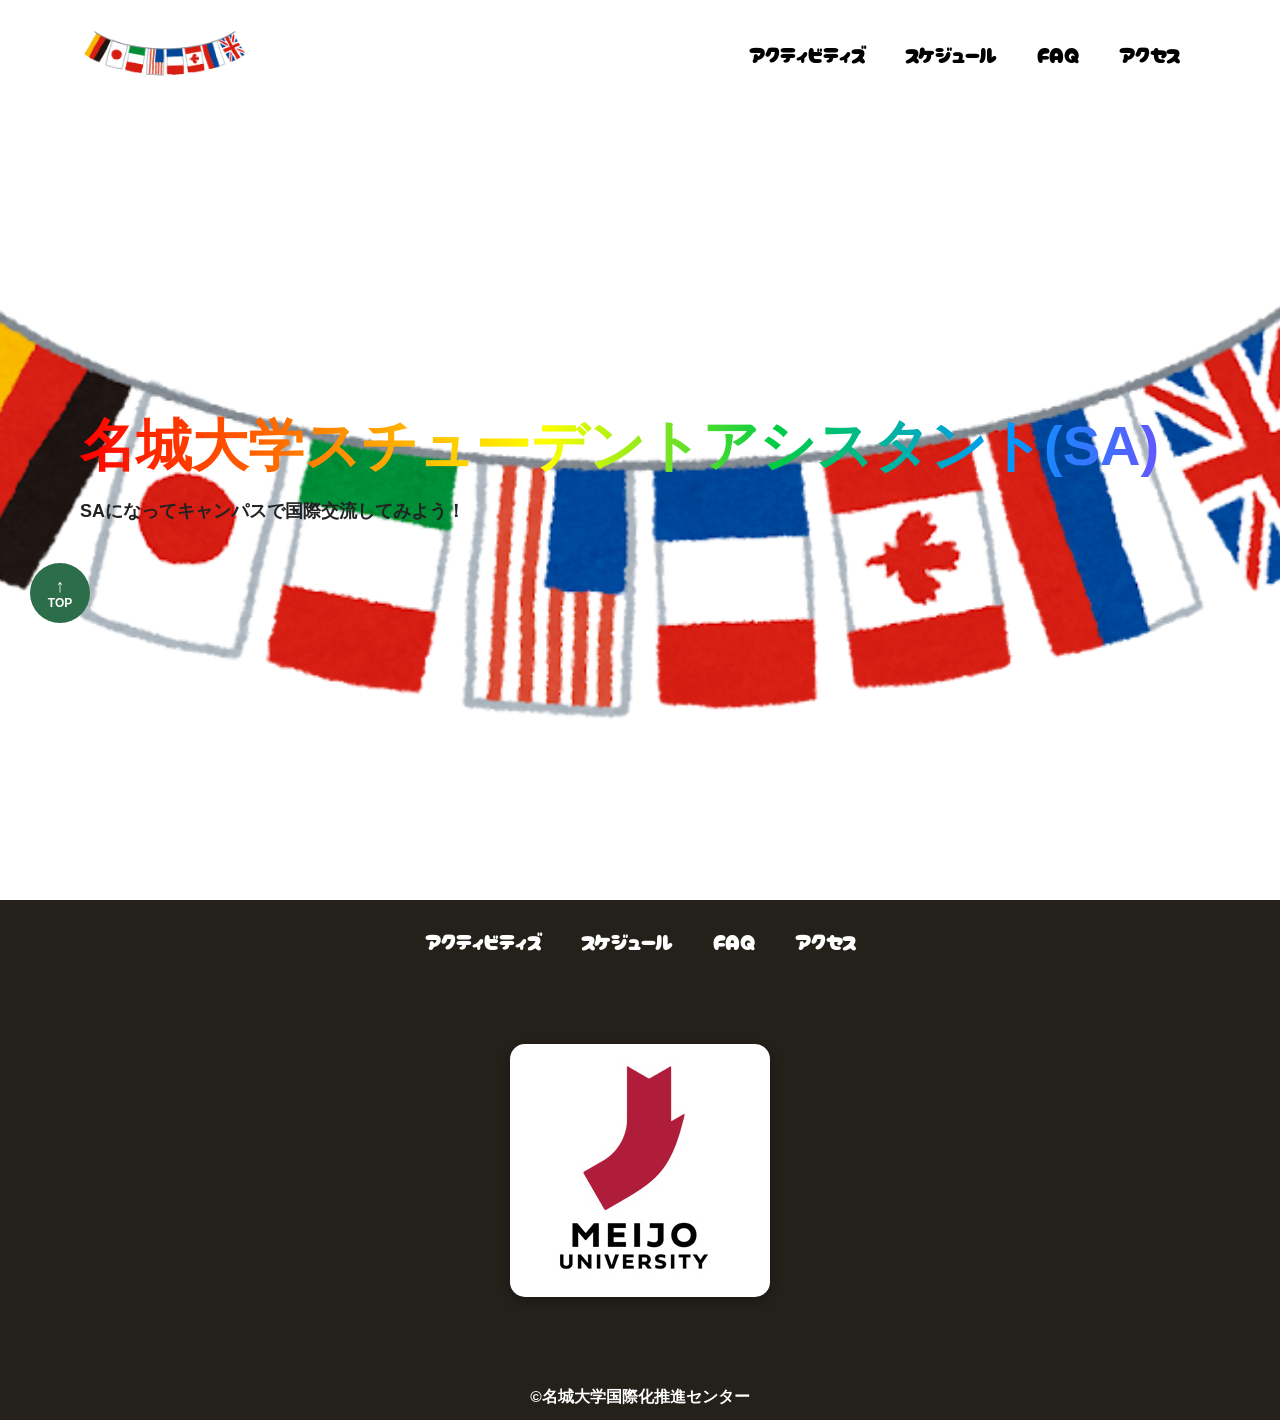
<file: index.html>
<!DOCTYPE html>
<html>
    <head>
        <meta charset="UTF-8">
        <title>名城大学スチューデントアシスタント(SA)非公式HP</title>
        <meta name="description" content="名城大学スチューデントアシスタント(SA)非公式HP">
        <meta name="viewport" content="width=device-width">
        <script src="https://ajax.googleapis.com/ajax/libs/jquery/1.11.0/jquery.min.js"></script>
        <script src="js/toggle-menu.js"></script>
        <link href="css/index.css" rel="stylesheet">
        <link rel="preconnect" href="https://fonts.googleapis.com">
        <link rel="preconnect" href="https://fonts.gstatic.com" crossorigin>
        <link href="https://fonts.googleapis.com/css2?family=Cherry+Bomb+One&display=swap" rel="stylesheet">    
    </head>
    <body>
        <header class="header">
            <div class="header-inner">
                <a class="header-logo" href="index.html">
                    <img src="images/common/logo.png" alt="ロゴ">
                </a>
                <button class="toggle-menu-button"></button>
                <div class="header-site-menu">
                    <nav class="site-menu">
                        <ul>
                            <li><a href="concept.html">アクティビティズ</a></li>
                            <li><a href="schedule.html">スケジュール</a></li>
                            <li><a href="FAQ.html">FAQ</a></li>
                            <li><a href="access.html">アクセス</a></li>
                        </ul>
                    </nav>
                </div>
            </div>
        </header>
        <main class="main">
            <nav class="floating">
                <ul>
                    <li>
                        <a href="#">
                            <span class="arrow">↑</span>
                            <span class="top">TOP</span>
                        </a>
                    </li>
                </ul>
            </nav>
            <div class="first-view">
                <div class="first-view-text">
                    <h1>名城大学スチューデントアシスタント(SA)</h1>
                    <p>SAになってキャンパスで国際交流してみよう！</p>
                </div>
            </div>
        </main>
        <footer class="footer">
            <nav class="site-menu">
                <ul>
                    <li><a href="concept.html">アクティビティズ</a></li>
                    <li><a href="schedule.html">スケジュール</a></li>
                    <li><a href="FAQ.html">FAQ</a></li>
                    <li><a href="access.html">アクセス</a></li>
                </ul>
            </nav>
            <a class="footer-logo" href="index.html">
                <img src="images/common/meijo.jpg" alt="ロゴ">
            </a>
            <p class="copyright"><small>&copy;名城大学国際化推進センター</small></p>
        </footer>
    </body>
</html>
</file>
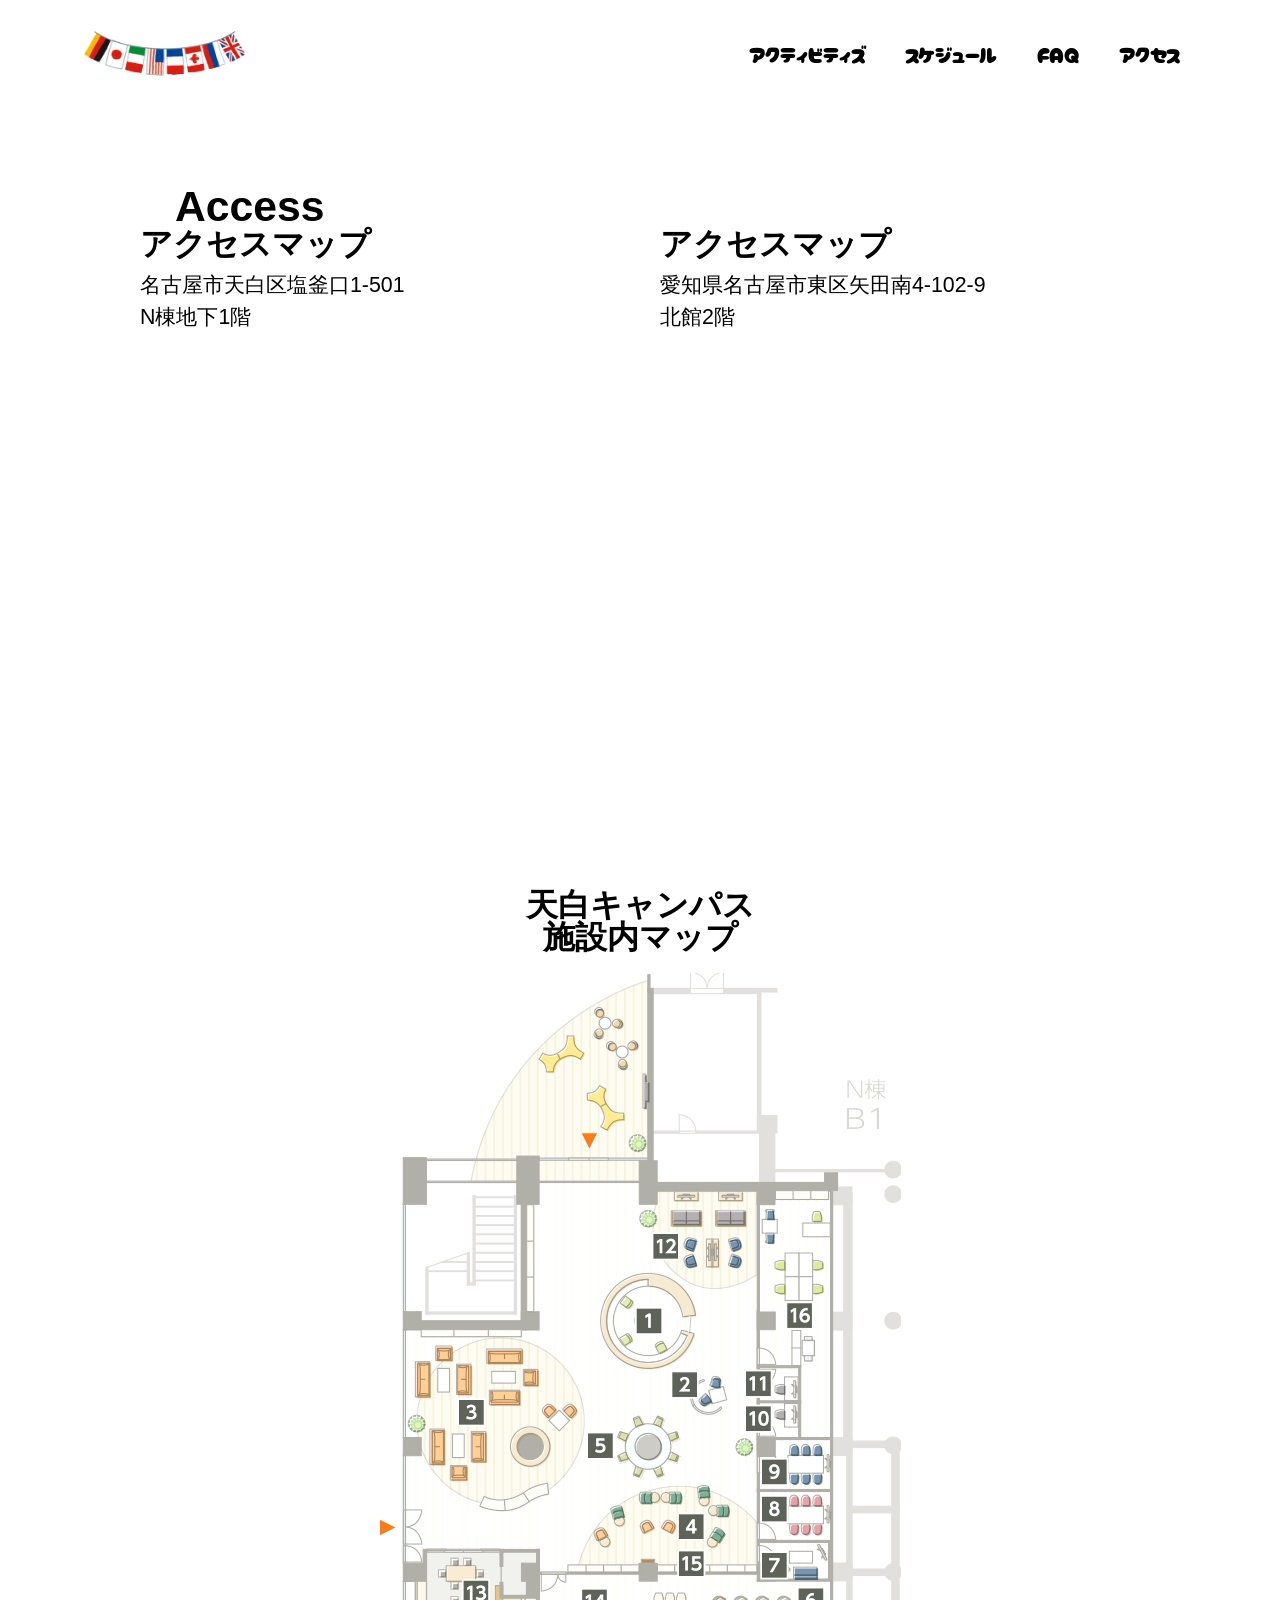
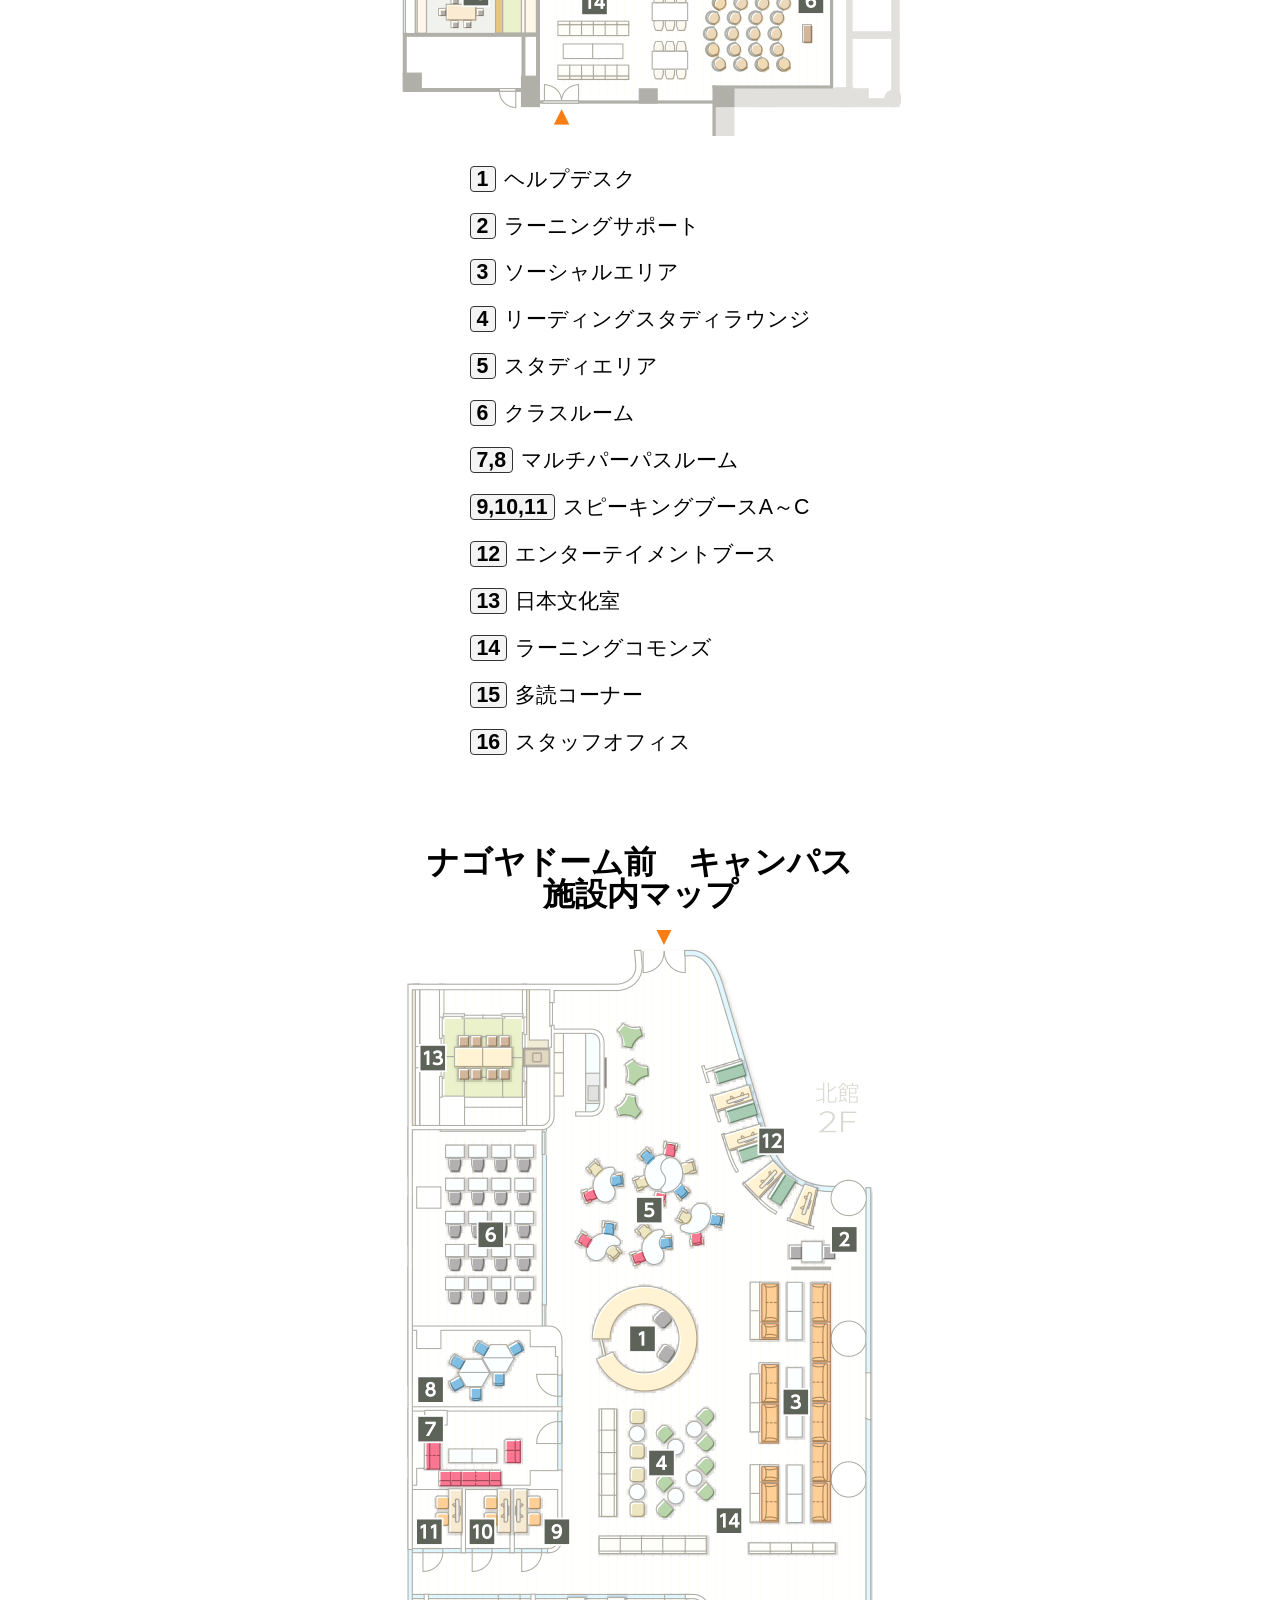
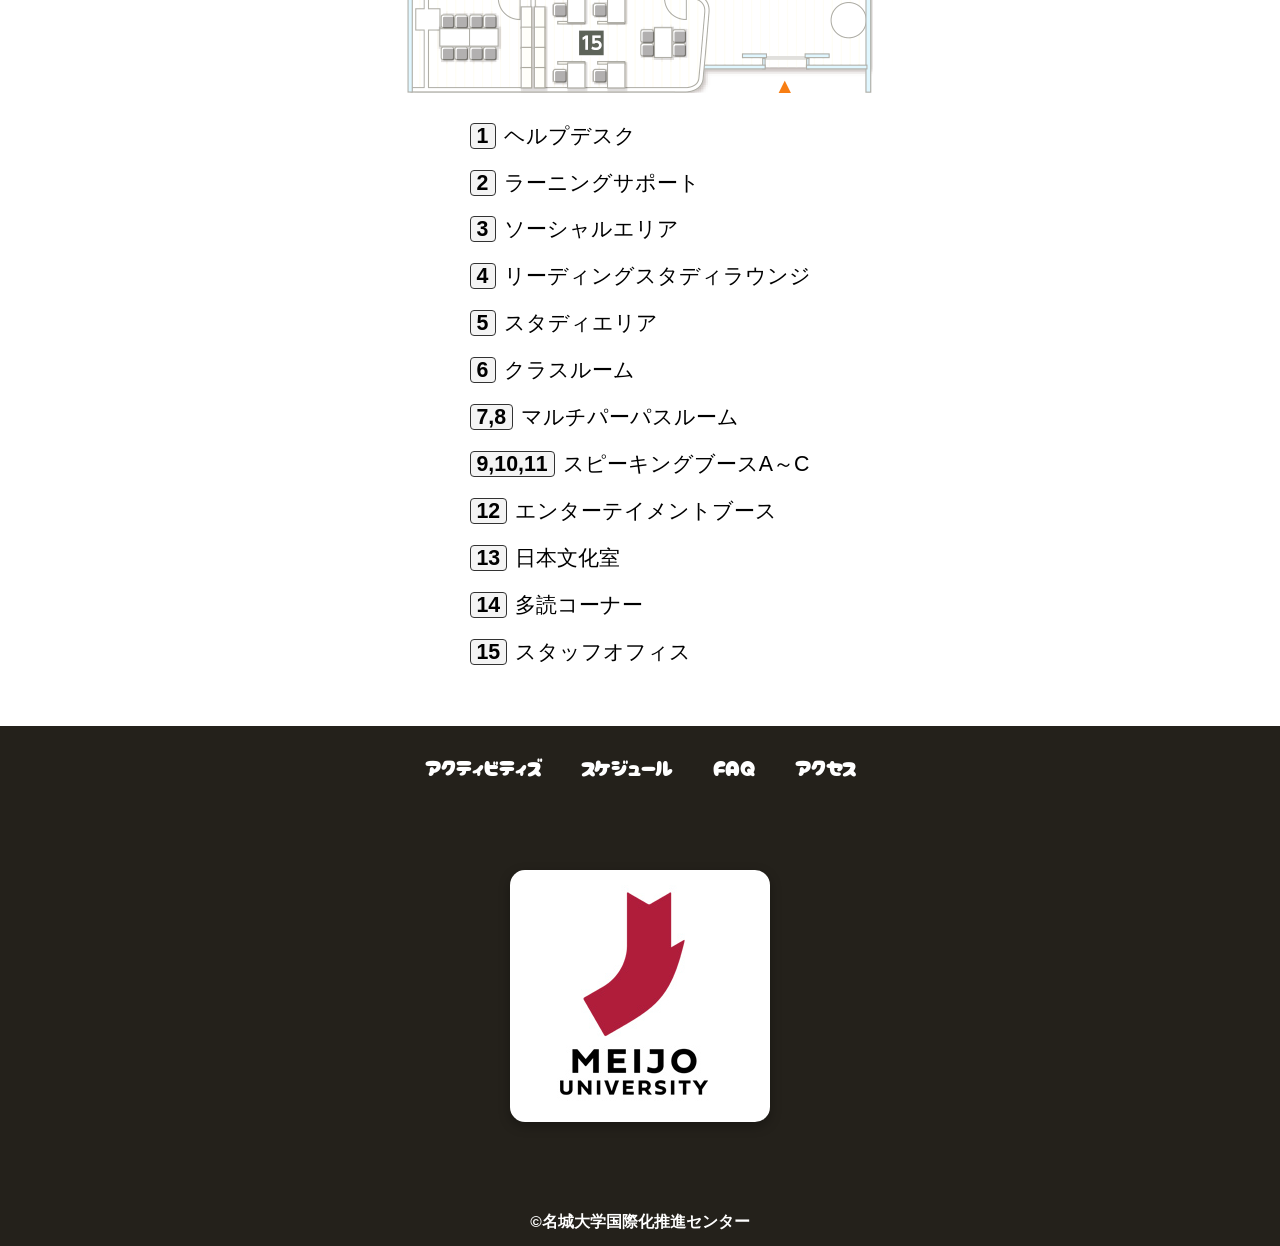
<file: access.html>
<!DOCTYPE html>
<html>
    <head>
        <meta charset="UTF-8">
        <title>アクセスマップ</title>
        <meta name="description" content="情報工学部へのアクセス">
        <meta name="viewport" content="width=device-width">
        
        <script src="https://ajax.googleapis.com/ajax/libs/jquery/1.11.0/jquery.min.js"></script>
        
        <link href="css/common.css" rel="stylesheet">
        <link href="css/access.css" rel="stylesheet">
        <link rel="preconnect" href="https://fonts.googleapis.com">
        <link rel="preconnect" href="https://fonts.gstatic.com" crossorigin>
        <link href="https://fonts.googleapis.com/css2?family=Cherry+Bomb+One&display=swap" rel="stylesheet">   
        <script src="js/toggle-menu.js"></script>
    </head>
    <body>
        <!--header ここから-->
        <header class="header">
            <div class="header-inner">
                <a class="header-logo" href="index.html">
                    <img src="images/common/logo.png" alt="ロゴ">
                </a>
                <button class="toggle-menu-button"></button>
                <div class="header-site-menu">
                    <nav class="site-menu">
                        <ul>
                            <li><a href="concept.html">アクティビティズ</a></li>
                            <li><a href="schedule.html">スケジュール</a></li>
                            <li><a href="FAQ.html">FAQ</a></li>

                        <li><a href="access.html">アクセス</a></li>
                        </ul>
                    </nav>
                </div>
            </div>
        </header>
        <!--header ここまで-->
        <main class="main">
            <div class="title">
                <h1>Access</h1>
            </div>
           <div class="access-container">

             <div class="access-box">    
                <h2>アクセスマップ</h2>
                <p>名古屋市天白区塩釜口1-501<br>
                N棟地下1階 </p>
                <iframe src="https://www.google.com/maps/embed?pb=!1m18!1m12!1m3!1d3260.701018651223!2d136.9435902!3d35.189003700000015!2m3!1f0!2f0!3f0!3m2!1i1024!2i768!4f13.1!3m3!1m2!1s0x6003119bbc4c9fc5%3A0xd5c643a8df7fc59!2z5ZCN5Z-O5aSn5a2mIOODiuOCtOODpOODieODvOODoOWJjeOCreODo-ODs-ODkeOCuQ!5e0!3m2!1sja!2sus!4v1782709531524!5m2!1sja!2sus" width="600" height="450" style="border:0;" allowfullscreen="" loading="lazy" referrerpolicy="strict-origin-when-cross-origin"></iframe>
                </div>

            <div class="access-box visual-adjust">
                <h2>アクセスマップ</h2>
                <p>愛知県名古屋市東区矢田南4-102-9 
                <br>北館2階 </p>
                <iframe src="https://www.google.com/maps/embed?pb=!1m18!1m12!1m3!1d3262.845567883077!2d136.9754934!3d35.1355272!2m3!1f0!2f0!3f0!3m2!1i1024!2i768!4f13.1!3m3!1m2!1s0x60037ad6985ff6bb%3A0x23539e4812bdd380!2z5ZCN5Z-O5aSn5a2mIOWkqeeZveOCreODo-ODs-ODkeOCuQ!5e0!3m2!1sja!2sus!4v1782709649970!5m2!1sja!2sus" width="600" height="450" style="border:0;" allowfullscreen="" loading="lazy" referrerpolicy="strict-origin-when-cross-origin"></iframe>
      
                </div>
                </div><div style="margin-top: 80px; clear: both;"></div>
               
                <div class="feature-txt">
                    <h2>天白キャンパス<br> 施設内マップ</h2>
                    <img src="images/access/meijo_01.png">
                    <p class="facility-list">
                        <span class="num-badge">1</span>ヘルプデスク<br>
                        <span class="num-badge">2</span>ラーニングサポート<br>
                        <span class="num-badge">3</span>ソーシャルエリア<br>
                        <span class="num-badge">4</span>リーディングスタディラウンジ<br>
                        <span class="num-badge">5</span>スタディエリア<br>
                        <span class="num-badge">6</span>クラスルーム<br>
                        <span class="num-badge">7,8</span>マルチパーパスルーム<br>
                        <span class="num-badge">9,10,11</span>スピーキングブースA～C<br>
                        <span class="num-badge">12</span>エンターテイメントブース<br>
                        <span class="num-badge">13</span>日本文化室<br>
                        <span class="num-badge">14</span>ラーニングコモンズ<br>
                        <span class="num-badge">15</span>多読コーナー<br>
                        <span class="num-badge">16</span>スタッフオフィス
    </p>

                    </p>

                    <div class="feature-txt">
                    <h2> ナゴヤドーム前　キャンパス<br>施設内マップ</h2>
                    <img src="images/access/meijo_02.png">
                    <p class="facility-list">
                        <span class="num-badge">1</span>ヘルプデスク<br>
                        <span class="num-badge">2</span>ラーニングサポート<br>
                        <span class="num-badge">3</span>ソーシャルエリア<br>
                        <span class="num-badge">4</span>リーディングスタディラウンジ<br>
                        <span class="num-badge">5</span>スタディエリア<br>
                        <span class="num-badge">6</span>クラスルーム<br>
                        <span class="num-badge">7,8</span>マルチパーパスルーム<br>
                        <span class="num-badge">9,10,11</span>スピーキングブースA～C<br>
                        <span class="num-badge">12</span>エンターテイメントブース<br>
                        <span class="num-badge">13</span>日本文化室<br>
                        <span class="num-badge">14</span>多読コーナー<br>
                        <span class="num-badge">15</span>スタッフオフィス
</p>
                    
                    </main>
        <footer class="footer">
            <nav class="site-menu">
                <ul>
                   <li><a href="concept.html">アクティビティズ</a></li>
                    <li><a href="schedule.html">スケジュール</a></li>
                    <li><a href="FAQ.html">FAQ</a></li>
                    <li><a href="access.html">アクセス</a></li>
                </ul>
            </nav> 
            <a class="footer-logo" href="index.html">
                <img src="images/common/meijo.jpg" alt="ロゴ">
            </a>
            <p class="copyright"><small>&copy;名城大学国際化推進センター</small></p>
        </footer>
    </body>
</html>
</file>
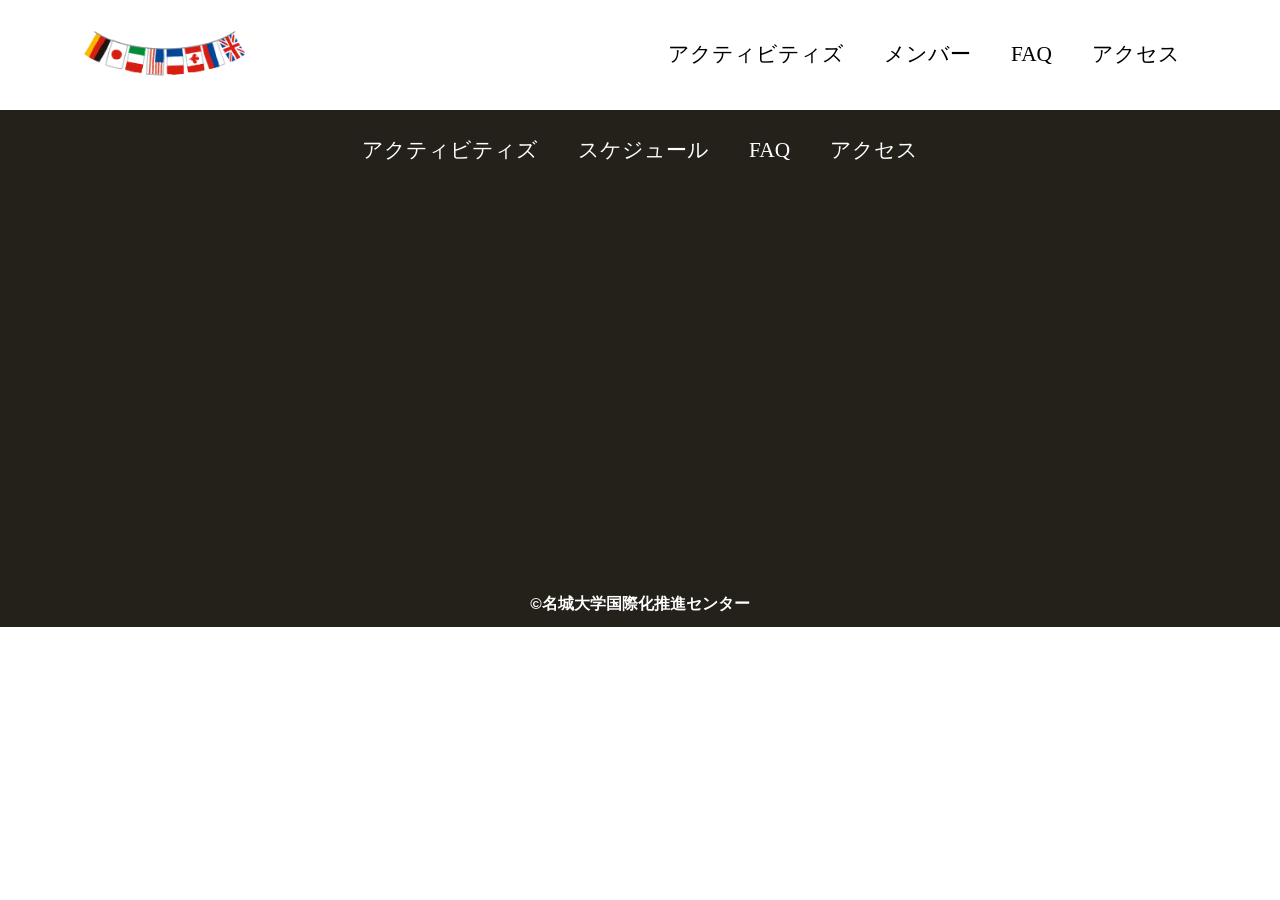
<file: common.html>
<!DOCTYPE html>
<html>
    <head>
        <meta charset="UTF-8">
        <title>名城大学スチューデントアシスタント(SA)非公式HP</title>
        <meta name="description" content="ページの概要">
        <meta name="viewport" content="width=device-width">
        <link href="css/common.css" rel="stylesheet">
        <link rel="preconnect" href="https://fonts.googleapis.com">
        <link rel="preconnect" href="https://fonts.gstatic.com" crossorigin>
        <link href="https://fonts.googleapis.com/css2?family=Dela+Gothic+One&family=M+PLUS+1:wght@100..900&display=swap" rel="stylesheet">
        <script src="js/toggle-menu.js"></script>
        <link href="css/FAQ.css" rel="stylesheet">
    </head>
    <body>
        <!--header ここから-->
        <header class="header">
            <div class="header-inner">
                <a class="header-logo" href="index.html">
                    <img src="images/common/logo.png" alt="ロゴ">
                </a>
                <button class="toggle-menu-button"></button>
                <nav class="site-menu">
                    <ul>
                        <li><a href="concept.html">アクティビティズ</a></li>
                        <li><a href="schedule.html">メンバー</a></li>
                        <li><a href="FAQ.html">FAQ</a></li>
                        <li><a href="access.html">アクセス</a></li>
                    </ul>
                </nav>
            </div>
        </header>
        <!--header ここまで-->
        <main class="main"></main>
        <footer class="footer">
            <nav class="site-menu">
                <ul>
                    <li><a href="concept.html">アクティビティズ</a></li>
                     <li><a href="schedule.html">スケジュール</a></li>
                    <li><a href="FAQ.html">FAQ</a></li>
                    <li><a href="access.html">アクセス</a></li>
                </ul>
            </nav> 
            <a class="footer-logo" href="index.html">
                <img src="images/common/meijo.jpg" alt="ロゴ">
            </a>
            <p class="copyright"><small>&copy;名城大学国際化推進センター</small></p>
        </footer>
    </body>
</html>
</file>
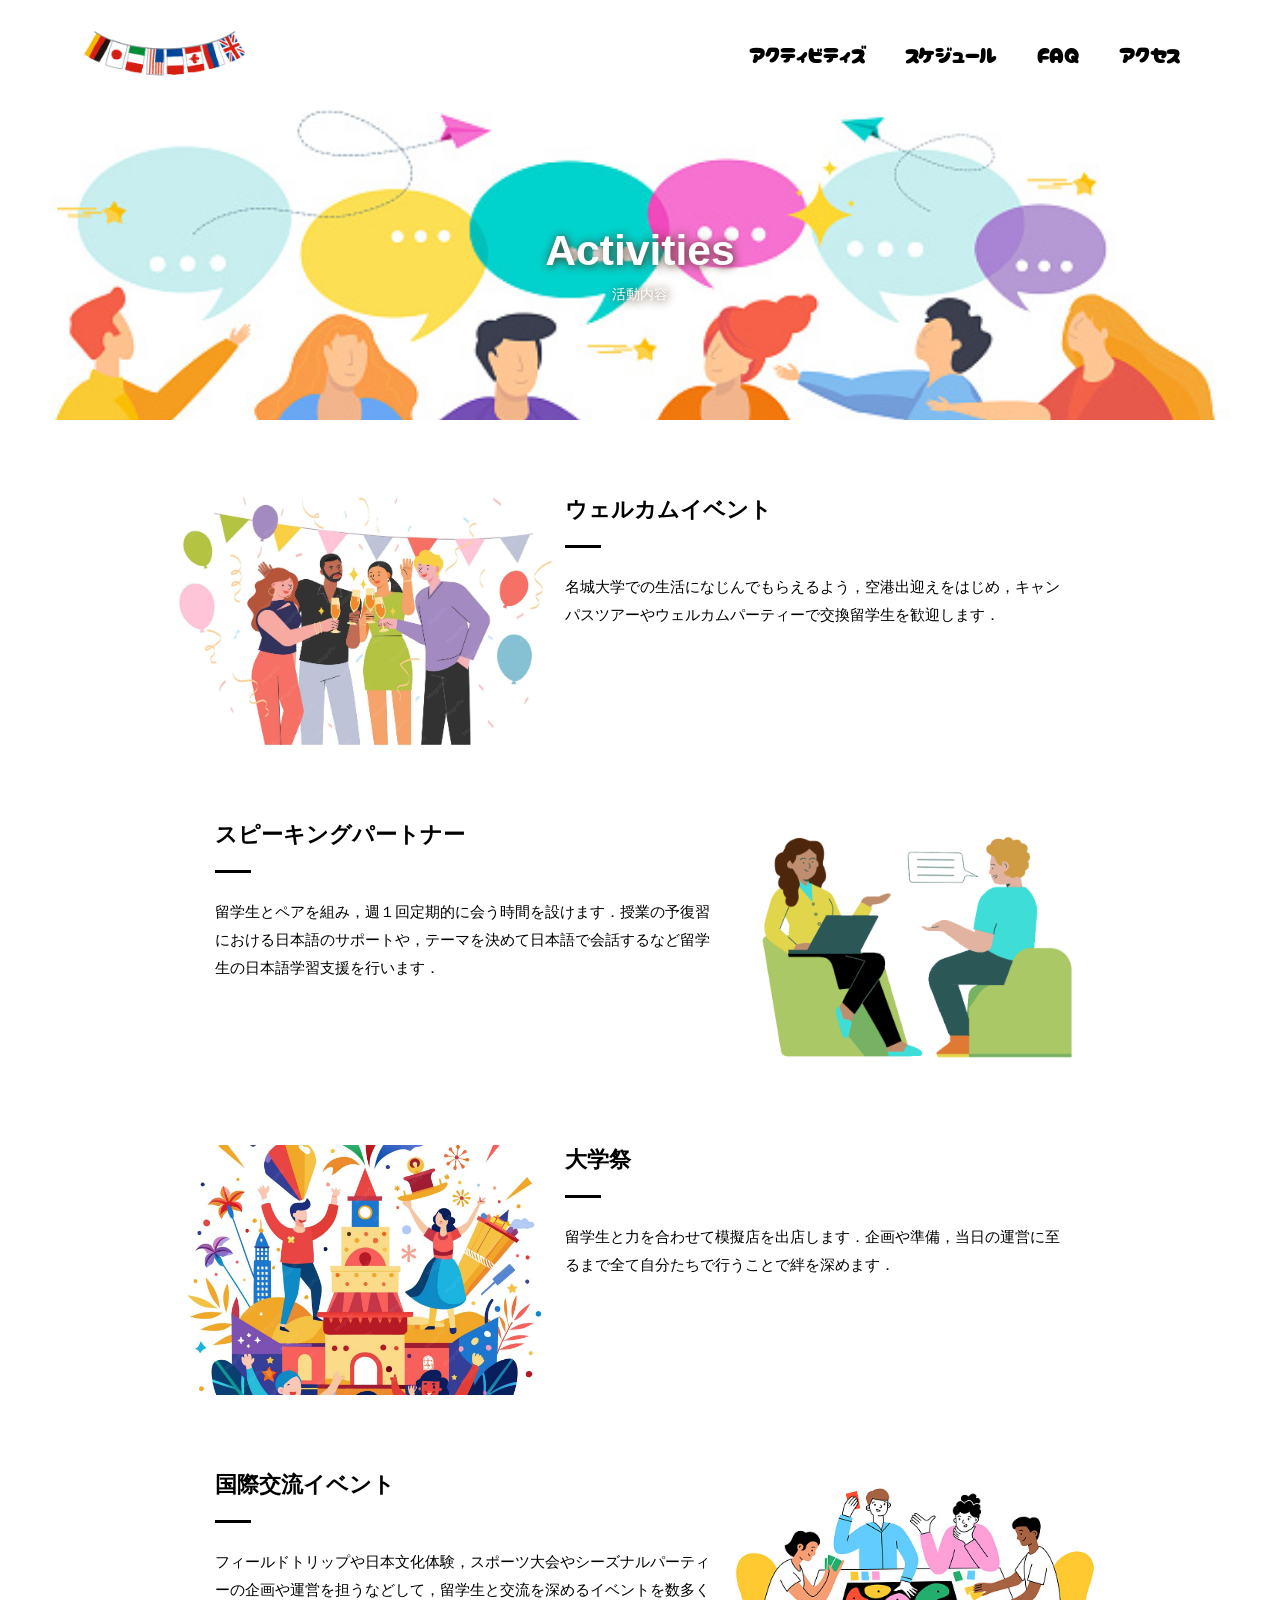
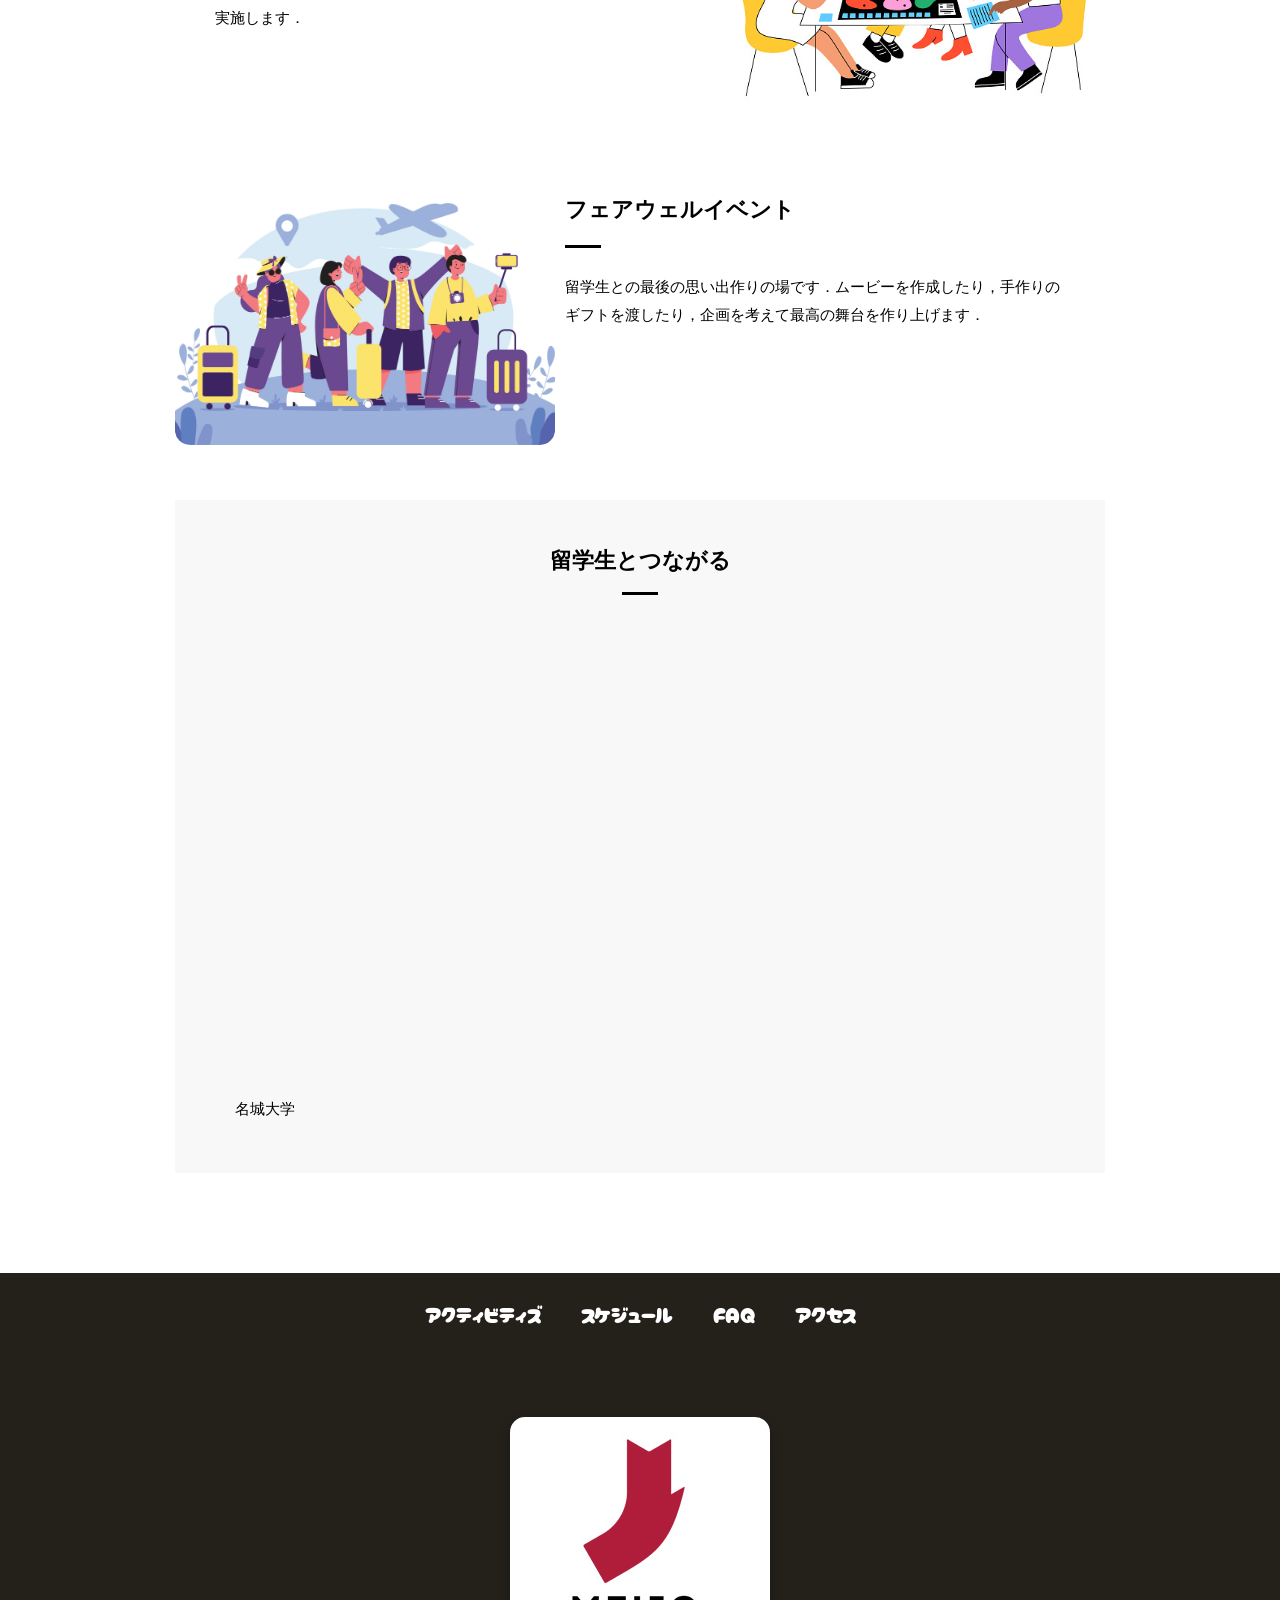
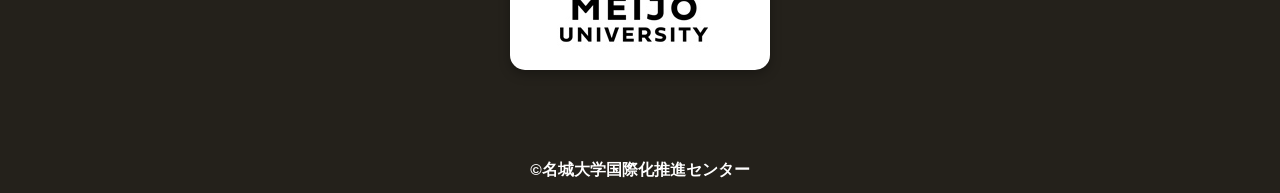
<file: concept.html>
<!DOCTYPE html>
<html>
    <head>
        <meta charset="UTF-8">
        <title>活動内容</title>
        <meta name="description" content="SAの活動内容">
        <meta name="viewport" content="width=device-width">

        <script src="https://ajax.googleapis.com/ajax/libs/jquery/1.11.0/jquery.min.js"></script>
        
        <link href="css/common.css" rel="stylesheet">
        <link href="css/concept.css" rel="stylesheet">
        <link rel="preconnect" href="https://fonts.googleapis.com">
        <link rel="preconnect" href="https://fonts.gstatic.com" crossorigin>
        <link href="https://fonts.googleapis.com/css2?family=Cherry+Bomb+One&display=swap" rel="stylesheet">    
        <script src="js/toggle-menu.js"></script>
    </head>
    <body>
        <!--header ここから-->
        <header class="header">
            <div class="header-inner">
                <a class="header-logo" href="index.html">
                    <img src="images/common/logo.png" alt="ロゴ">
                </a>
                <button class="toggle-menu-button"></button>
                <div class="header-site-menu">
                    <nav class="site-menu">
                        <ul>
                            <li><a href="concept.html">アクティビティズ</a></li>
                            <li><a href="schedule.html">スケジュール</a></li>
                             <li><a href="FAQ.html">FAQ</a></li>
                            <li><a href="access.html">アクセス</a></li>
                        </ul>
                    </nav>
                </div>
            </div>
        </header>
        <!--header ここまで-->
        <main class="main">
            <div class="title">
                <h1>Activities</h1>
                <p>活動内容</p>
            </div>
            <div class="feature">
                <img src="images/concept/pathi.jpg"
         　　　　　　alt="ウェルカムイベント">
                
                <div class="feature-text">
                    <h2>ウェルカムイベント</h2>
                    <p>名城大学での生活になじんでもらえるよう，空港出迎えをはじめ，キャンパスツアーやウェルカムパーティーで交換留学生を歓迎します．</p>
                </div>
            </div>
            <div class="feature reverse">
                 <img src="images/concept/speaking.png" alt="スピーキングパートナー">
                <div class="feature-text">
                    <h2>スピーキングパートナー</h2>
                    <p>留学生とペアを組み，週１回定期的に会う時間を設けます．授業の予復習における日本語のサポートや，テーマを決めて日本語で会話するなど留学生の日本語学習支援を行います．</p>
                </div>
            </div>
            <div class="feature">
                 <img src="images/concept/schoolfestival.jpg" alt="大学祭">
                <div class="feature-text">
                    <h2>大学祭</h2>
                    <p>留学生と力を合わせて模擬店を出店します．企画や準備，当日の運営に至るまで全て自分たちで行うことで絆を深めます．</p>
                </div>
                 </div>
            <div class="feature reverse">
                 <img src="images/concept/kouryuu.jpg" alt="国際交流イベント">
                <div class="feature-text">
                    <h2>国際交流イベント</h2>
                    <p>フィールドトリップや日本文化体験，スポーツ大会やシーズナルパーティーの企画や運営を担うなどして，留学生と交流を深めるイベントを数多く実施します．</p>
                </div>
                 </div>
            <div class="feature">
                <img src="images/concept/farewell.jpg" alt="フェアウェルイベント">
                <div class="feature-text">
                    <h2>フェアウェルイベント</h2>
                    <p>留学生との最後の思い出作りの場です．ムービーを作成したり，手作りのギフトを渡したり，企画を考えて最高の舞台を作り上げます．</p>
                </div>
            </div>
            <div class="movie">
                <h2>留学生とつながる</h2>
                <iframe src="https://www.youtube.com/embed/4YJ1Q58xraA?si=0XWOwRuNCWP-Nnk8" title="YouTube video player" frameborder="0" allow="accelerometer; autoplay; clipboard-write; encrypted-media; gyroscope; picture-in-picture; web-share" referrerpolicy="strict-origin-when-cross-origin" allowfullscreen></iframe>
                <p>名城大学</p>
            </div>
        </main>
        <footer class="footer">
            <nav class="site-menu">
                <ul>
                    <li><a href="concept.html">アクティビティズ</a></li>
                    <li><a href="schedule.html">スケジュール</a></li>
                     <li><a href="FAQ.html">FAQ</a></li>
                    <li><a href="access.html">アクセス</a></li>
                </ul>
            </nav> 
            <a class="footer-logo" href="index.html">
                <img src="images/common/meijo.jpg" alt="ロゴ">
            </a>
            <p class="copyright"><small>&copy;名城大学国際化推進センター</small></p>
        </footer>
    </body>
</html>
</file>
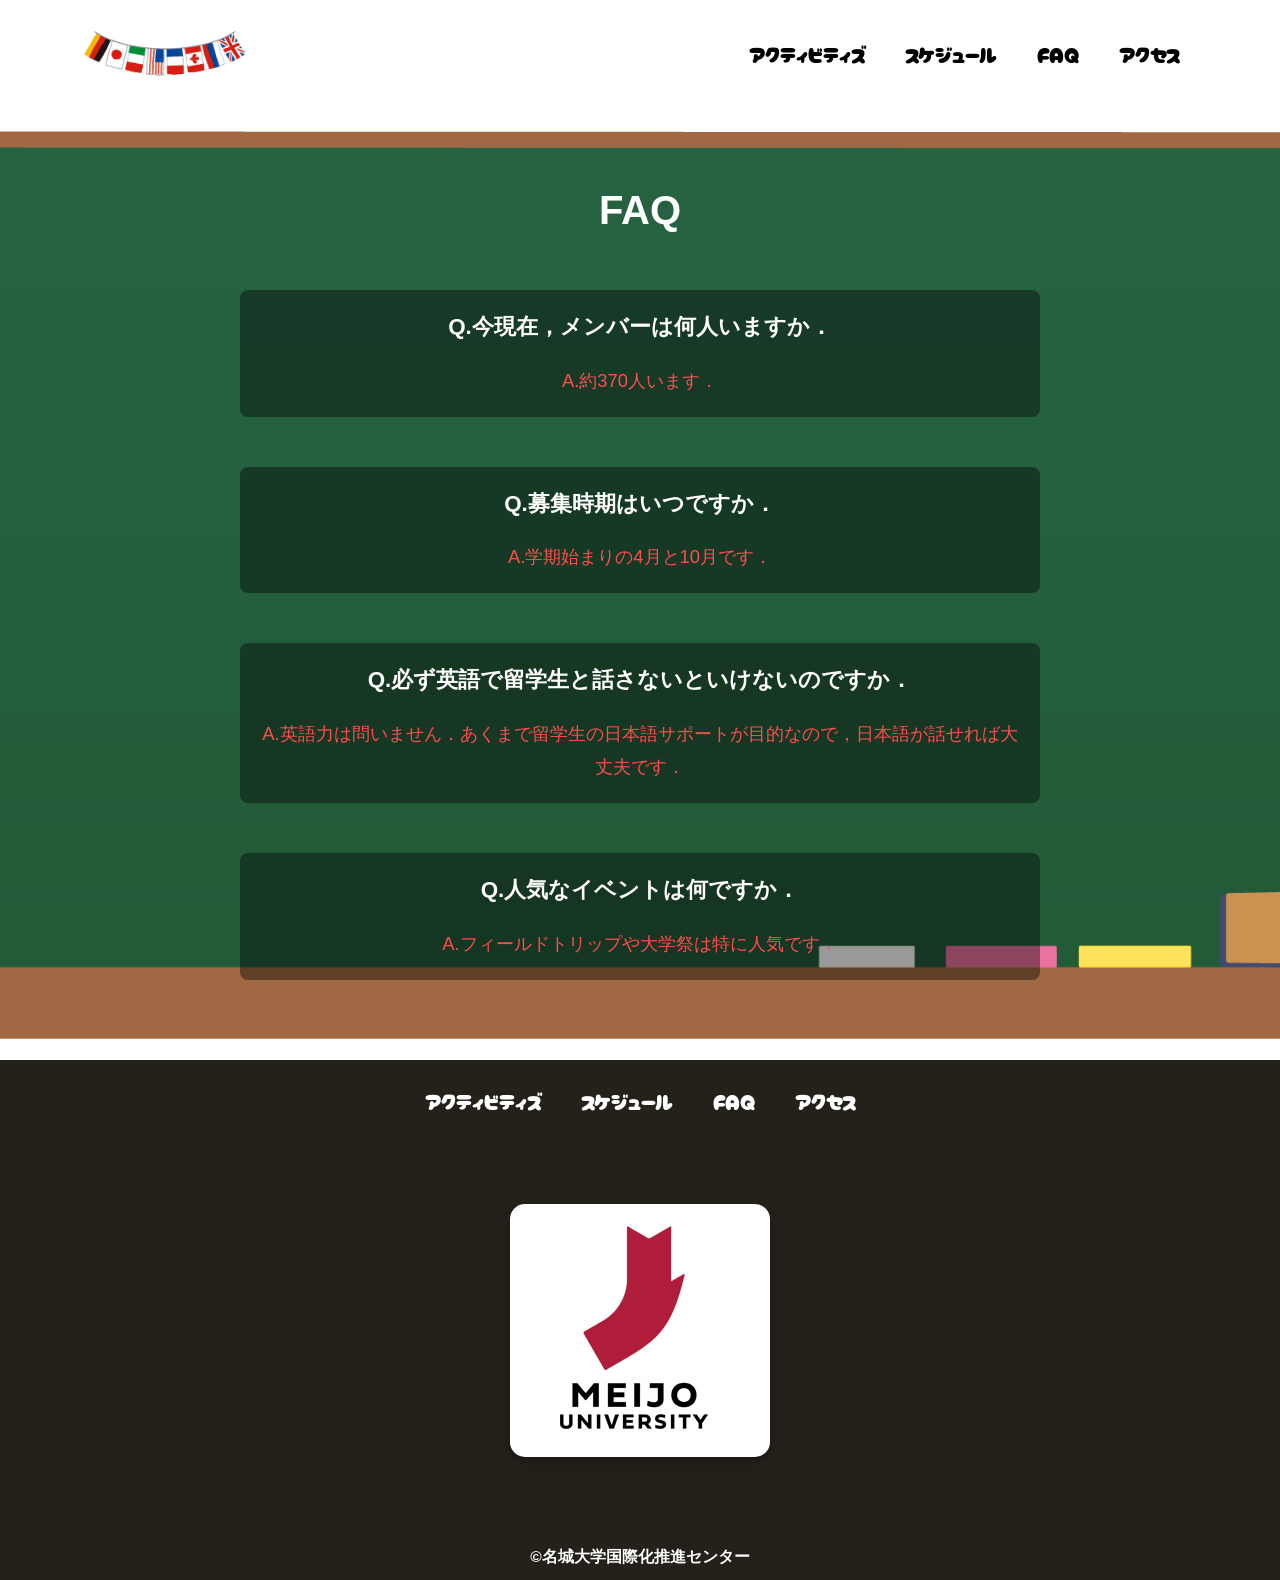
<file: FAQ.html>
<!DOCTYPE html>
<html>
    <head>
        <meta charset="UTF-8">
        <title>FAQ</title>
        <meta name="description" content="FAQ">
        <meta name="viewport" content="width=device-width">
        
        <script src="https://ajax.googleapis.com/ajax/libs/jquery/1.11.0/jquery.min.js"></script>
        
        <link href="css/common.css" rel="stylesheet">
        <link rel="preconnect" href="https://fonts.googleapis.com">
        <link rel="preconnect" href="https://fonts.gstatic.com" crossorigin>
        <link href="https://fonts.googleapis.com/css2?family=Cherry+Bomb+One&display=swap" rel="stylesheet">
        <script src="js/toggle-menu.js"></script>
        <link href="css/FAQ.css" rel="stylesheet">
    </head>
    <body>
        <!--header ここから-->
        <header class="header">
            <div class="header-inner">
                <a class="header-logo" href="index.html">
                    <img src="images/common/logo.png" alt="ロゴ">
                </a>
               <button class="toggle-menu-button"></button>

<div class="header-site-menu">
    <nav class="site-menu">
        <ul>
            <li><a href="concept.html">アクティビティズ</a></li>
            <li><a href="schedule.html">スケジュール</a></li>
            <li><a href="FAQ.html">FAQ</a></li>
            <li><a href="access.html">アクセス</a></li>
        </ul>
    </nav>
</div>
            </div>
        </header>
        <!--header ここまで-->
       <main class="main">
    <div class="faq-section">
        <div class="title">
            <h1>FAQ</h1>
        </div>
        
        <div class="faq-group">
            <h2>Q.今現在，メンバーは何人いますか．</h2>
            <p>A.約370人います．</p>
        </div>

        <div class="faq-group">
            <h2>Q.募集時期はいつですか．</h2>
            <p>A.学期始まりの4月と10月です．</p>
        </div>

        <div class="faq-group">
            <h2>Q.必ず英語で留学生と話さないといけないのですか．</h2>
            <p>A.英語力は問いません．あくまで留学生の日本語サポートが目的なので，日本語が話せれば大丈夫です．</p>
        </div>

        <div class="faq-group">
            <h2>Q.人気なイベントは何ですか．</h2>
            <p>A.フィールドトリップや大学祭は特に人気です．</p>
        </div>
    </div>
</main>
        <footer class="footer">
            <nav class="site-menu">
                <ul>
                    <li><a href="concept.html">アクティビティズ</a></li>
                        <li><a href="schedule.html">スケジュール</a></li>
                        <li><a href="FAQ.html">FAQ</a></li>
                        <li><a href="access.html">アクセス</a></li>
                </ul>
            </nav> 
            <a class="footer-logo" href="index.html">
                <img src="images/common/meijo.jpg" alt="ロゴ">
            </a>
            <p class="copyright"><small>&copy;名城大学国際化推進センター</small></p>
        </footer>
    </body>
</html>
</file>
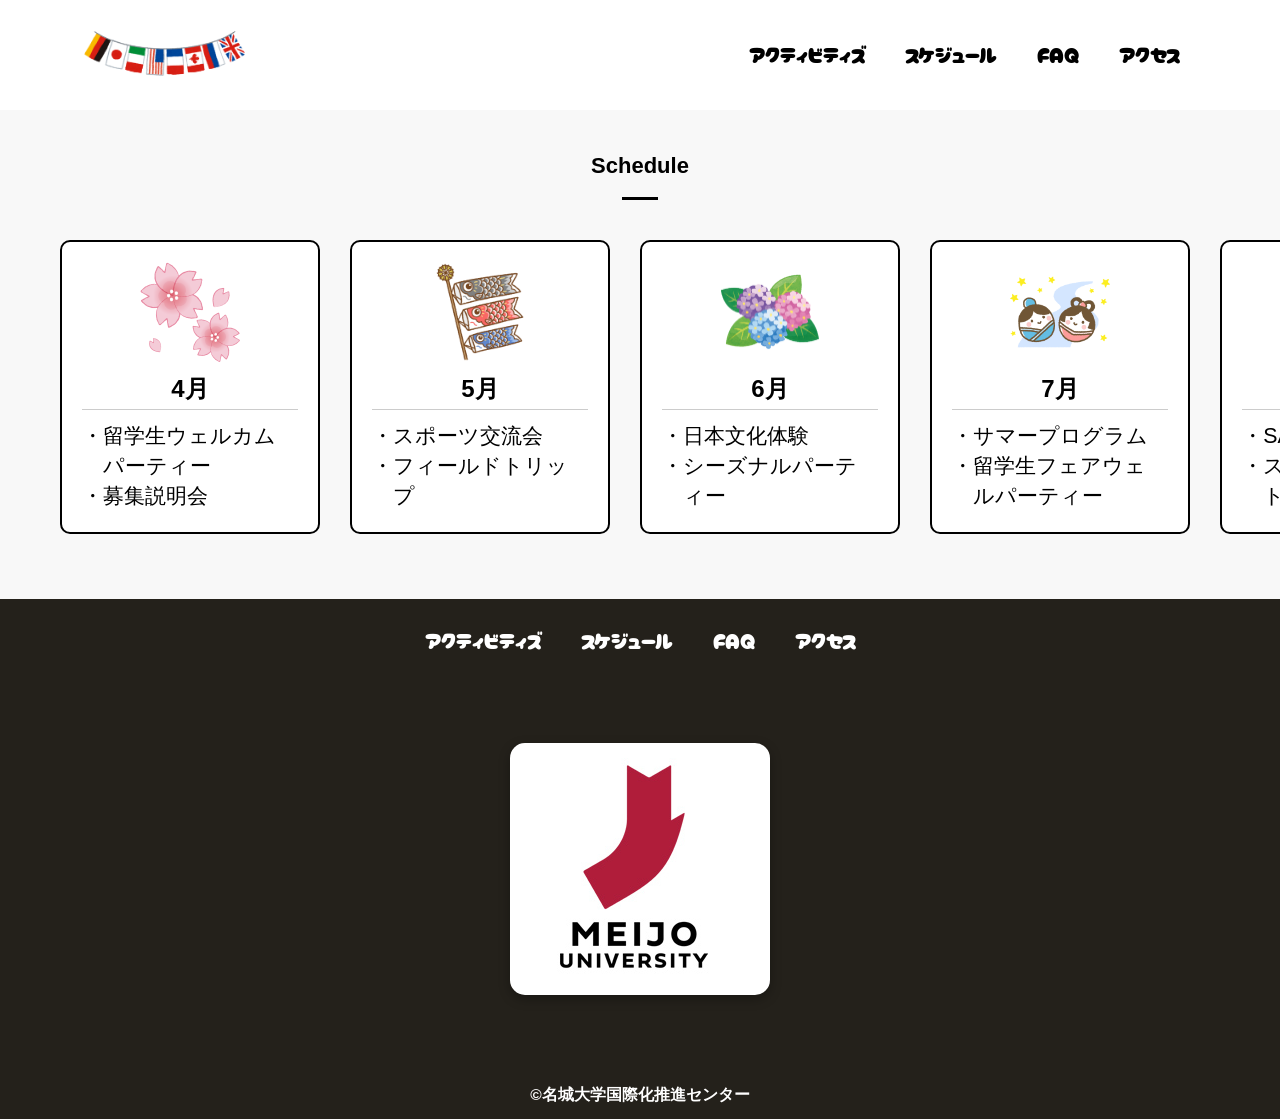
<file: schedule.html>
<!DOCTYPE html>
<html>
    <head>
        <meta charset="UTF-8">
        <title>SAの年間スケジュール</title>
        <meta name="description" content="年間スケジュール">
        <meta name="viewport" content="width=device-width">

        <script src="https://ajax.googleapis.com/ajax/libs/jquery/1.11.0/jquery.min.js"></script>
        
        <link href="css/common.css" rel="stylesheet">
        <link href="css/schedule.css" rel="stylesheet">
        <link rel="preconnect" href="https://fonts.googleapis.com">
        <link rel="preconnect" href="https://fonts.gstatic.com" crossorigin>
        <link href="https://fonts.googleapis.com/css2?family=Cherry+Bomb+One&display=swap" rel="stylesheet">   
        <script src="js/toggle-menu.js"></script>
    </head>
    <body>
        <!--header ここから-->
        <header class="header">
            <div class="header-inner">
                <a class="header-logo" href="index.html">
                    <img src="images/common/logo.png" alt="ロゴ">
                </a>
                <button class="toggle-menu-button"></button>
                <div class="header-site-menu">
                    <nav class="site-menu">
                        <ul>
                            <li><a href="concept.html">アクティビティズ</a></li>
                            <li><a href="schedule.html">スケジュール</a></li>
                            <li><a href="FAQ.html">FAQ</a></li>
                            <li><a href="access.html">アクセス</a></li>
                        </ul>
                    </nav>
                </div>
            </div>
        </header>
        <!--header ここまで-->
        <main class="main">
            <div class="schedule">
                <h2>Schedule</h2>
                <ul class="schedule-list">
                    <li>
                        <img src="images/schedule/sakura.png" alt="4月">
                        <dt>4月</dt>
                        <ul class="event-list">
                            <li>留学生ウェルカムパーティー</li>
                            <li>募集説明会</li>
                        </ul>
                    </li>
                    <li>
                        <img src="images/schedule/koinobori_02.png" alt="5月">
                        <dt>5月</dt>
                        <ul class="event-list">
                            <li>スポーツ交流会</li>
                            <li>フィールドトリップ</li>
                        </ul>
                    </li>
                    <li>
                        <img src="images/schedule/ajisai_001.png" alt="6月">
                        <dt>6月</dt>
                        <ul class="event-list">
                            <li>日本文化体験</li>
                            <li>シーズナルパーティー</li>
                        </ul>
                    </li>
                    <li>
                        <img src="images/schedule/tanabata.png" alt="7月">
                        <dt>7月</dt>
                        <ul class="event-list">
                            <li>サマープログラム</li>
                            <li>留学生フェアウェルパーティー</li>
                        </ul>
                    </li>
                    <li>
                        <img src="images/schedule/hanabi.png" alt="8月">
                        <dt>8月</dt>
                        <ul class="event-list">
                            <li>SA研修</li>
                            <li>スピーキングパートナー</li>
                        </ul>
                    </li>
                    <li>
                        <img src="images/schedule/tsukimi_jugoya_usagi.png" alt="9月">
                        <dt>9月</dt>
                        <ul class="event-list">
                            <li>留学生空港出迎え</li>
                            <li>留学生ウェルカムパーティー</li>
                        </ul>
                    </li>
                    <li>
                        <img src="images/schedule/halloween_mark_pumpkin.png" alt="10月">
                        <dt>10月</dt>
                        <ul class="event-list">
                            <li>募集説明会</li>
                            <li>フィールドトリップ</li>
                        </ul>
                    </li>
                    <li>
                        <img src="images/schedule/kouyou_eda_momiji.png" alt="11月">
                        <dt>11月</dt>
                        <ul class="event-list">
                            <li>大学祭</li>
                            <li>日本文化体験</li>
                        </ul>
                    </li>
                    <li>
                        <img src="images/schedule/kadomatsu_gouka.png" alt="1月">
                        <dt>1月</dt>
                        <ul class="event-list">
                            <li>留学生ウェルカムパーティー</li>
                        </ul>
                    </li>
                    <li>
                        <img src="images/schedule/hinamaturi.png" alt="3月">
                        <dt>3月</dt>
                        <ul class="event-list">
                            <li>SA研修</li>
                            <li>留学生空港出迎え</li>
                        </ul>
                    </li>
                </ul>
            </div>
        </main>
        <footer class="footer">
            <nav class="site-menu">
                <ul>
                    <li><a href="concept.html">アクティビティズ</a></li>
                    <li><a href="schedule.html">スケジュール</a></li>
                     <li><a href="FAQ.html">FAQ</a></li>
                    <li><a href="access.html">アクセス</a></li>
                </ul>
            </nav> 
            <a class="footer-logo" href="index.html">
                <img src="images/common/meijo.jpg" alt="ロゴ">
            </a>
            <p class="copyright"><small>&copy;名城大学国際化推進センター</small></p>
        </footer>
    </body>
</html>
</file>
<file: css/index.css>
@charset "utf-8";

nav.floating {
    position: fixed;
    left: 30px;
    bottom: 30px;
    z-index: 100;
}

nav.floating a {
    display: flex;
    flex-direction: column;
    justify-content: center;
    align-items: center;
    width: 60px;
    height: 60px;
    border-radius: 50%;
    background-color: #2c6e49;
    color: white;
    font-weight: bold;
    text-align: center;
}

nav.floating .arrow {
    font-size: 18px;
    line-height: 1;
    margin-bottom: 2px;
}

nav.floating .top {
    font-size: 12px;
    line-height: 1;
}

nav.floating a:hover {
    transform: translateY(-3px);
    background-color: #3b8a5b;
}

.first-view {
    height: calc(100vh - 110px);
    background-image: url(../images/common/logo.png);
    background-repeat: no-repeat;
    background-position: center center;
    background-size: cover;
    display: flex;
    align-items: center;
}

.first-view-text {
    width: 100%;
    max-width: 1200px;
    margin-left: auto;
    margin-right: auto;
    padding-left: 40px;
    padding-bottom: 80px;
    font-weight: bold;
}

.first-view-text h1 {
    font-family: 'Montserrat', sans-serif;
    font-size: 56px;
    line-height: 72px;
    
    background: linear-gradient(
        90deg,
        #ff0000,
        #ff7f00,
        #ffff00,
        #00cc44,
        #0099ff,
        #9933ff
    );

    -webkit-background-clip: text;
    -webkit-text-fill-color: transparent;
}

.first-view-text p {
    font-size: 18px;
    margin-top: 20px;
    color: #222;
}

.lead {
    max-width: 1200px;
    margin: 60px auto;
}

*,
::before,
::after {
    padding: 0;
    margin: 0;
    box-sizing: border-box;
}

ul, ol {
    list-style: none;
}

a {
    color: inherit;
    text-decoration: none;
}

body {
    font-family: sans-serif;
    font-size: 16pt;
    color: #000000;
    line-height: 1;
    background-color: #ffffff;
}

img {
    max-width: 100%;
}

.header-inner {
    max-width: 1200px;
    height: 110px;
    margin-left: auto;
    margin-right: auto;
    padding-left: 40px;
    padding-right: 40px;
    display: flex;
    justify-content: space-between;
    align-items: center;
}

.toggle-menu-button {
    display: none;
}

.header-logo {
    display: block;
    width: 170px;
}

.site-menu ul {
    display: flex;
}

.site-menu ul li {
    margin-left: 20px;
    margin-right: 20px;
}

.site-menu ul li a {
    font-family: 'Cherry Bomb One', cursive;
}

@media (max-width: 800px) {
    .site-menu ul {
        display: block;
        text-align: center;
    }

    .site-menu li {
        margin-top: 20px;
    }

    .header {
        position: fixed;
        top: 0;
        left: 0;
        right: 0;
        background-color: #ffffff;
        height: 50px;
        z-index: 10;
        box-shadow: 0 3px 6px rgba(0, 0, 0, 0.1);
    }

    .header-inner {
        padding-left: 20px;
        padding-right: 20px;
        height: 100%;
        position: relative;
    }

    .header-logo {
        width: 100px;
    }

    .header-site-menu {
        position: absolute;
        top: 100%;
        left: 0;
        right: 0;
        color: #ffffff;
        background-color: #736e62;
        padding-top: 30px;
        padding-bottom: 50px;
        display: none;
    }

    .header-site-menu.is-show {
        display: block;
    }

    .toggle-menu-button {
        display: block;
        width: 44px;
        height: 34px;
        background-image: url('../images/common/icon-menu.png');
        background-size: 50%;
        background-position: center;
        background-repeat: no-repeat;
        background-color: transparent;
        border: none;
        border-radius: 0;
        outline: none;
    }

    .main {
        padding-top: 50px;;
    }

    .footer-logo {
        margin-top: 60px;
    }

    .copyright {
        margin-top: 50px;
    }
}

.footer {
    color: #ffffff;
    background-color: #24211b;
    padding-top: 30px;
    padding-bottom: 15px;
    display: flex;
    flex-direction: column;
    align-items: center;
}

.footer-logo {
    display: block;
    width: 260px;
    margin-top: 90px;
    background-color: #ffffff;
    padding: 15px;
    border-radius: 15px;
    box-shadow: 0 4px 12px rgba(0,0,0,0.3);

    opacity: 0;
    transform: translateY(50px);
    transition: all 1s ease;
}

.footer-logo.show {
    opacity: 1;
    transform: translateY(0);
}

.copyright {
    font-size: 14pt;
    font-weight: bold;
    margin-top: 90px;
}
</file>
<file: css/common.css>
@charset "utf-8";

*,
::before,
::after {
    padding: 0;
    margin: 0;
    box-sizing: border-box;
}

ul, ol {
    list-style: none;
}

a {
    color: inherit;
    text-decoration: none;
}

body {
    font-family: sans-serif;
    font-size: 16pt;
    color: #000000;
    line-height: 1;
    background-color: #ffffff;
}

img {
    max-width: 100%;
}

.header-inner {
    max-width: 1200px;
    height: 110px;
    margin-left: auto;
    margin-right: auto;
    padding-left: 40px;
    padding-right: 40px;
    display: flex;
    justify-content: space-between;
    align-items: center;
}

.toggle-menu-button {
    display: none;
}

.header-logo {
    display: block;
    width: 170px;
}

.site-menu ul {
    display: flex;
}

.site-menu ul li {
    margin-left: 20px;
    margin-right: 20px;
}

.site-menu ul li a {
    font-family: 'Cherry Bomb One', cursive;
}

@media (max-width: 800px) {
    .site-menu ul {
        display: block;
        text-align: center;
    }

    .site-menu li {
        margin-top: 20px;
    }

    .header {
        position: fixed;
        top: 0;
        left: 0;
        right: 0;
        background-color: #ffffff;
        height: 50px;
        z-index: 10;
        box-shadow: 0 3px 6px rgba(0, 0, 0, 0.1);
    }

    .header-inner {
        padding-left: 20px;
        padding-right: 20px;
        height: 100%;
        position: relative;
    }

    .header-logo {
        width: 100px;
    }

    .header-site-menu {
        position: absolute;
        top: 100%;
        left: 0;
        right: 0;
        color: #ffffff;
        background-color: #736e62;
        padding-top: 30px;
        padding-bottom: 50px;
        display: none;
    }

    .header-site-menu.is-show {
        display: block;
    }

    .toggle-menu-button {
        display: block;
        width: 44px;
        height: 34px;
        background-image: url('../images/common/icon-menu.png');
        background-size: 50%;
        background-position: center;
        background-repeat: no-repeat;
        background-color: transparent;
        border: none;
        border-radius: 0;
        outline: none;
    }

    .main {
        padding-top: 50px;;
    }

    .footer-logo {
        margin-top: 60px;
    }

    .copyright {
        margin-top: 50px;
    }
}

.footer {
    color: #ffffff;
    background-color: #24211b;
    padding-top: 30px;
    padding-bottom: 15px;
    display: flex;
    flex-direction: column;
    align-items: center;
}

.footer-logo {
    display: block;
    width: 260px;
    margin-top: 90px;
    background-color: #ffffff;
    padding: 15px;
    border-radius: 15px;
    box-shadow: 0 4px 12px rgba(0, 0, 0, 0.3);

    opacity: 0;
    transform: translateY(50px);
    transition: opacity 1s ease, transform 1s ease;
}

.footer-logo.show {
    opacity: 1;
    transform: translateY(0);
}

.copyright {
    font-size: 14pt;
    font-weight: bold;
    margin-top: 90px;
}

@media (max-width: 800px) {
    .site-menu ul {
        display: block;
        text-align: center;
    }

    .site-menu li {
        margin-top: 20px;
    }

    .header {
        position: fixed;
        top: 0;
        left: 0;
        right: 0;
        background-color: #ffffff;
        height: 50px;
        z-index: 10;
        box-shadow: 0 3px 6px rgba(0, 0, 0, 0.1);
    }

    .header-inner {
        padding-left: 20px;
        padding-right: 20px;
        height: 100%;
    }

    .header-logo {
        width: 100px;
    }

    .main {
        padding-top: 50px;
    }

    .footer-logo {
        margin-top: 60px;
    }

    .copyright {
        margin-top: 50px;
    }
}
</file>
<file: css/access.css>
.title {
    width: 930px;
    max-width: 90%;
    margin-top: 75px;
    margin-left: auto;
    margin-right: auto;
    

}

/* ==========================================
   アクセスマップ（左右横並び・均等配置）
   ========================================== */

/* 全体の横並び設定 */
.access-container {
    display: flex;
    gap: 40px;
    align-items: flex-start; /* 上のラインをピシッと揃えます */
    max-width: 1000px;
    margin: 0 auto;
}

/* 左右のボックスを50%ずつ均等にし、iframeを枠いっぱいに広げる */
.access-box {
    flex: 1;
}

.access-box iframe {
    display: block;
    width: 100%;
    height: 450px; /* マップの高さを好みに合わせて調整（例: 450px） */
    margin-top: 25px; /* マップの上の隙間 */
}

/* タイトル見出し（h2）の見た目を左右で統一する設定 */
.access-box h2 {
    margin: 0 0 10px 0; /* 下に少しだけすき間をあける */
    font-size: 1.5em;   /* 文字の大きさ */
}

/* 住所テキスト（p）の設定 */
.access-box p {
    margin: 0;
    line-height: 1.5;
}


/* ==========================================
   施設内マップ（下側のエリア）の設定
   ========================================== */

/* ★アクセスマップと施設内マップの間の「大きな改行（余白）」 */
.campus-map-container {
    margin-top: 80px;  /* ここで下のマップとの間をしっかりあけています */
    max-width: 1000px;
    margin-left: auto;
    margin-right: auto;
}

/* 元々あった .map 関連の指定もここに綺麗にまとめておきます */
.map {
    width: 930px;
    max-width: 90%;
    margin-top: 75px;
    margin-left: auto;
    margin-right: auto;
}

.map iframe {
    display: block;
    width: 100%;
    height: 600px;
    margin-top: 25px;
}
.footer {
     margin-top: 50px;
}
/* リスト全体の行間を広げて見やすくする */
.facility-list {
    line-height: 2.2;
}

/* 数字の四角い枠のデザイン */
.num-badge {
    display: inline-block;
    min-width: 26px;         /* 最低限の横幅（1桁の数字が綺麗に収まるサイズ） */
    height: 26px;            /* 縦幅 */
    line-height: 24px;       /* 文字の上下中央揃え用（枠線分を引いたサイズ） */
    text-align: center;      /* 文字の左右中央揃え */
    padding: 0 6px;          /* 「9,10,11」など文字数が多いときに横に広がるための隙間 */
    box-sizing: border-box;  /* 枠線を含めたサイズ計算にする */
    
    /* 見た目の調整（色や角の丸み） */
    border: 1px solid #333;   /* 線の太さ・種類・色（黒） */
    background-color: #f4f4f4;/* 四角の中の背景色（薄いグレー） */
    border-radius: 4px;       /* 四角の角を少し丸める */
    font-weight: bold;        /* 数字を太字にする */
    margin-right: 8px;        /* 数字と文字の間のすき間 */
}

/* ==========================================
   施設内マップをセンターに寄せる設定
   ========================================== */
.feature-txt {
    text-align: center;       /* これで中のタイトルや画像が真ん中に寄ります */
    margin-top: 80px;         /* アクセスマップとの間の大きな改行（余白） */
}

.feature-txt img {
    display: block;           /* 画像を正しく中央配置するための設定 */
    margin: 20px auto;        /* 上下に20pxのすき間を作り、左右を自動で中央に */
    max-width: 100%;          /* 画面からはみ出るのを防ぐ */
    height: auto;
}

/* もし1〜16番の文字リストまで真ん中寄りになってしまったら、左揃えに戻す設定 */
.facility-list {
    text-align: left;
    display: inline-block;    /* リスト自体は中央に置きつつ、文字は左揃えにします */
}
</file>
<file: css/FAQ.css>
/* FAQエリア全体のデザイン */
.faq-section {
    /* 【写真の設定】imagesフォルダの中のFAQフォルダにある画像を指定 */
    background-image: url('../images/FAQ/kokuban2.png'); 
    background-size: cover;
    background-position: center;
    background-repeat: no-repeat;
    padding: 80px 20px; /* 上下に広い余白を作って写真をしっかり見せる */
    text-align: center;
}

/* タイトル（FAQ）のデザイン */
.faq-section .title h1 {
    color: #ffffff;
    font-size: 2.5rem;
    margin-bottom: 60px; /* タイトルと最初の質問の間の空間 */
}

/* 質問と回答のグループ（塊）ごとの空間 */
.faq-group {
    max-width: 800px;
    margin: 0 auto 50px auto; /* 【重要】塊と塊の間の空間（50px） */
    padding: 20px;
    background-color: rgba(0, 0, 0, 0.4); /* 写真の上でも文字が読めるように薄い黒を敷く */
    border-radius: 8px;
}

.faq-group:last-child {
    margin-bottom: 0; /* 一番最後の塊の下には余白をつけない */
}

/* 条件：質問（Q）を白にする */
.faq-group h2 {
    color: #ffffff;
    font-size: 1.4rem;
    margin-top: 0;
    margin-bottom: 20px; /* 【重要】質問からすぐ下の答えまでの空間（20px） */
    line-height: 1.5;
}

/* 条件：答え（A）を赤にする */
.faq-group p {
    color: #ff4d4d; /* パッと見やすい鮮やかな赤 */
    font-size: 1.15rem;
    margin: 0;
    line-height: 1.8;
}
</file>
<file: css/concept.css>
.title {
    height: 310px;
    background-image: url(../images/concept/world2.jpg);
    background-repeat: no-repeat;
    background-position: center center;
    background-size: cover;
    display: flex;
    flex-direction: column;
    justify-content: center;
    align-items: center;
    color: #ffffff;
    text-shadow: 1px 1px 10px #4b2c14;
}

.title h1 {
    font-family: 'Montserrat', sans-serif;
    font-size: 32pt;
    font-weight: bold;
}

.title p {
    font-size: 14px;
    margin-top: 15px;
}

.feature {
    display: flex;
    flex-direction: row;
    justify-content: space-between;
    width: 930px;
    max-width: 90%;
    margin-top: 75px;
    margin-left: auto;
    margin-right: auto;
    align-items: flex-start;
}

.feature-text {
    max-width: 500px;
    margin-right: 40px;
}

.reverse {
    flex-direction: row-reverse;
}

.reverse .feature-text {
    margin-left: 40px;
    margin-right: 0;
}

.feature-text h2 {
    font-size: 22px;
    font-weight: bold;
    line-height: 30px;
}

.feature-text h2::after {
    content: '';
    display: block;
    width: 36px;
    height: 3px;
    background-color: #000000;
    margin-top: 20px;
}

.feature-text p {
    font-size: 15px;
    line-height: 28px;
    margin-top: 25px;
}

.movie {
    width: 930px;
    max-width: 90%;
    background-color: #f8f8f8;
    padding: 50px 60px;
    margin-top: 55px;
    margin-left: auto;
    margin-right: auto;
}

.movie h2 {
    font-size: 22px;
    font-weight: bold;
    text-align: center;
}

.movie h2::after {
    content: '';
    display: block;
    width: 36px;
    height: 3px;
    background-color: #000000;
    margin-top: 20px;
    margin-left: auto;
    margin-right: auto;
}

.movie iframe {
    display: block;
    width: 100%;
    height: 450px;
    margin-top: 30px;
}

.movie p {
    font-size: 15px;
    line-height: 28px;
    margin-top: 20px;
}

.footer {
    margin-top: 100px;
}

.feature img {
    width: 380px;
    height: 250px;
    object-fit: cover;
    border-radius: 15px;
    transition: transform 0.3s ease;
}

.feature img:hover {
    transform: scale(1.05);
}

@media (max-width: 800px) {

    .title {
        height: 220px;
    }

    .title h1 {
        font-size: 24px;
    }

    .title p {
        font-size: 13px;
    }


    .feature {
        flex-direction: column;
        width: 90%;
        margin-top: 50px;
        align-items: center;
    }


    .feature-text {
        max-width: 100%;
        margin-right: 0;
        margin-top: 25px;
    }


    .reverse {
        flex-direction: column;
    }


    .reverse .feature-text {
        margin-left: 0;
        margin-right: 0;
    }


    .feature img {
        width: 100%;
        height: auto;
        max-width: 380px;
    }


    .feature-text h2 {
        font-size: 20px;
        line-height: 28px;
    }


    .feature-text p {
        font-size: 14px;
        line-height: 24px;
    }


    .movie {
        width: 90%;
        padding: 30px 20px;
        margin-top: 40px;
    }


    .movie iframe {
        height: 250px;
    }


    .movie p {
        font-size: 14px;
        line-height: 24px;
    }

}
</file>
<file: css/schedule.css>
.schedule {
    background-color: #f8f8f8;
    padding-top: 45px;
    padding-bottom: 55px;
}

.schedule h2 {
    font-size: 22px;
    font-weight: bold;
    text-align: center;
}

.schedule h2::after {
    content: '';
    display: block;
    width: 36px;
    height: 3px;
    background-color: #000000;
    margin-top: 20px;
    margin-left: auto;
    margin-right: auto;
}

.schedule-list {
    display: flex;
    padding-top: 40px;
    padding-bottom: 10px;
    padding-left: 60px;
    padding-right: 60px;
    overflow-x: auto;
    gap: 30px;
}

.schedule-list > li {
    flex-shrink: 0;
    width: 260px;
    padding: 20px;

    border: 2px solid #000;   
    border-radius: 10px;     
    background-color: #fff;
    text-align: center;
    overflow-wrap: break-word;
    box-sizing: border-box;
}

.schedule-list img {
    width: 100px;
    height: 100px;
    object-fit: contain;
    display: block;
    margin: 0 auto 15px;
}

.schedule-list dt {
    font-size: 24px;
    font-weight: bold;
    margin-bottom: 12px;
    padding-bottom: 8px;
    border-bottom: 1px solid #ccc;
}

.event-list {
    list-style: none;
    padding-left: 0;
}

.event-list li {
    position: relative;
    padding-left: 1em;
    margin-bottom: 0;
    line-height: 1.4;   /* お好みで1.2～1.5程度 */
    text-align: left;
    white-space: normal;
    word-break: normal;
    overflow-wrap: break-word;
}

.event-list li::before {
    content: "・";
    position: absolute;
    left: 0;
}

.schedule-list dt,
.event-list li {
    word-break: normal;
}

@media (max-width: 800px) {
    .schedule-list {
        padding: 20px;
        gap: 20px;
    }
    
    .schedule-list > li {
        width: 220px;
        padding: 15px;
    }

    .schedule-list img {
        width: 80px;
        height: 80px;
    }

    .schedule-list dt {
        font-size: 20px;
    }

    .event-list {
        font-size: 14px;
    }

    .event-list li {
        font-size: 14px;
    }
}
</file>
